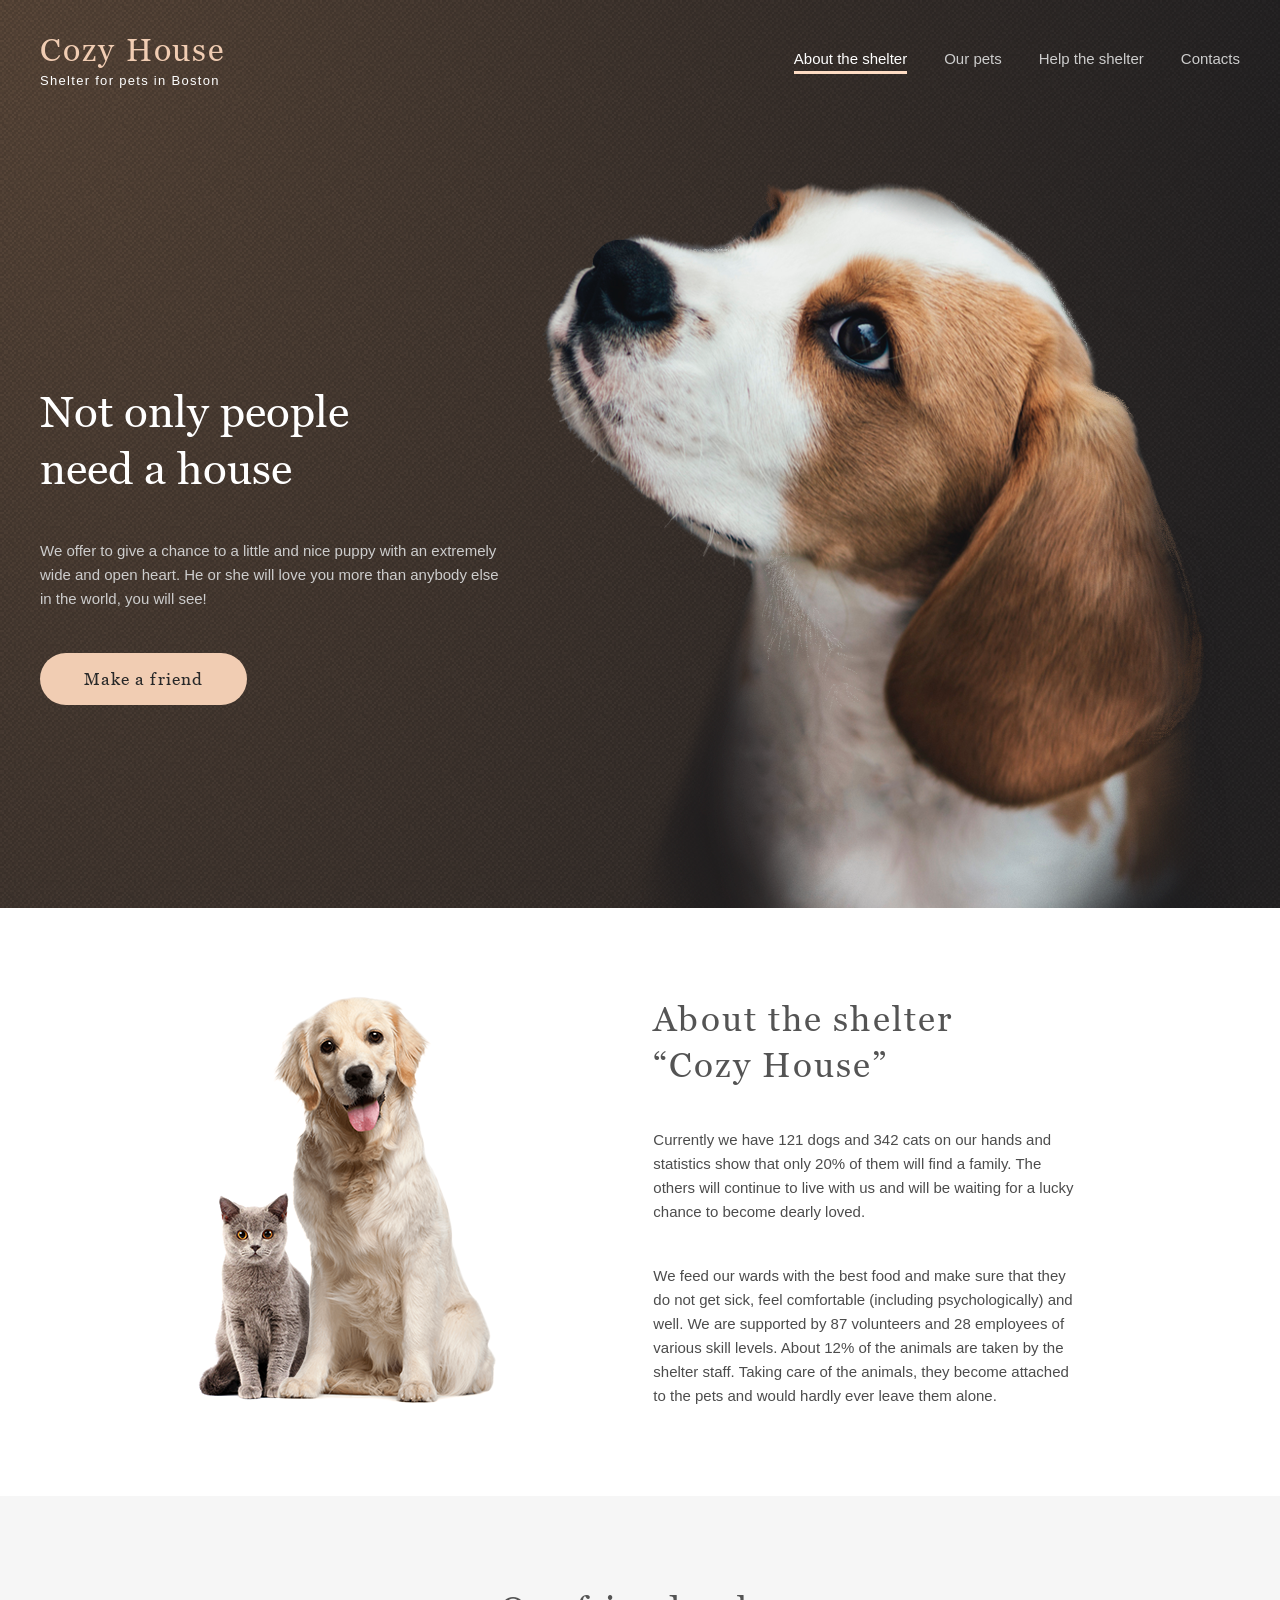
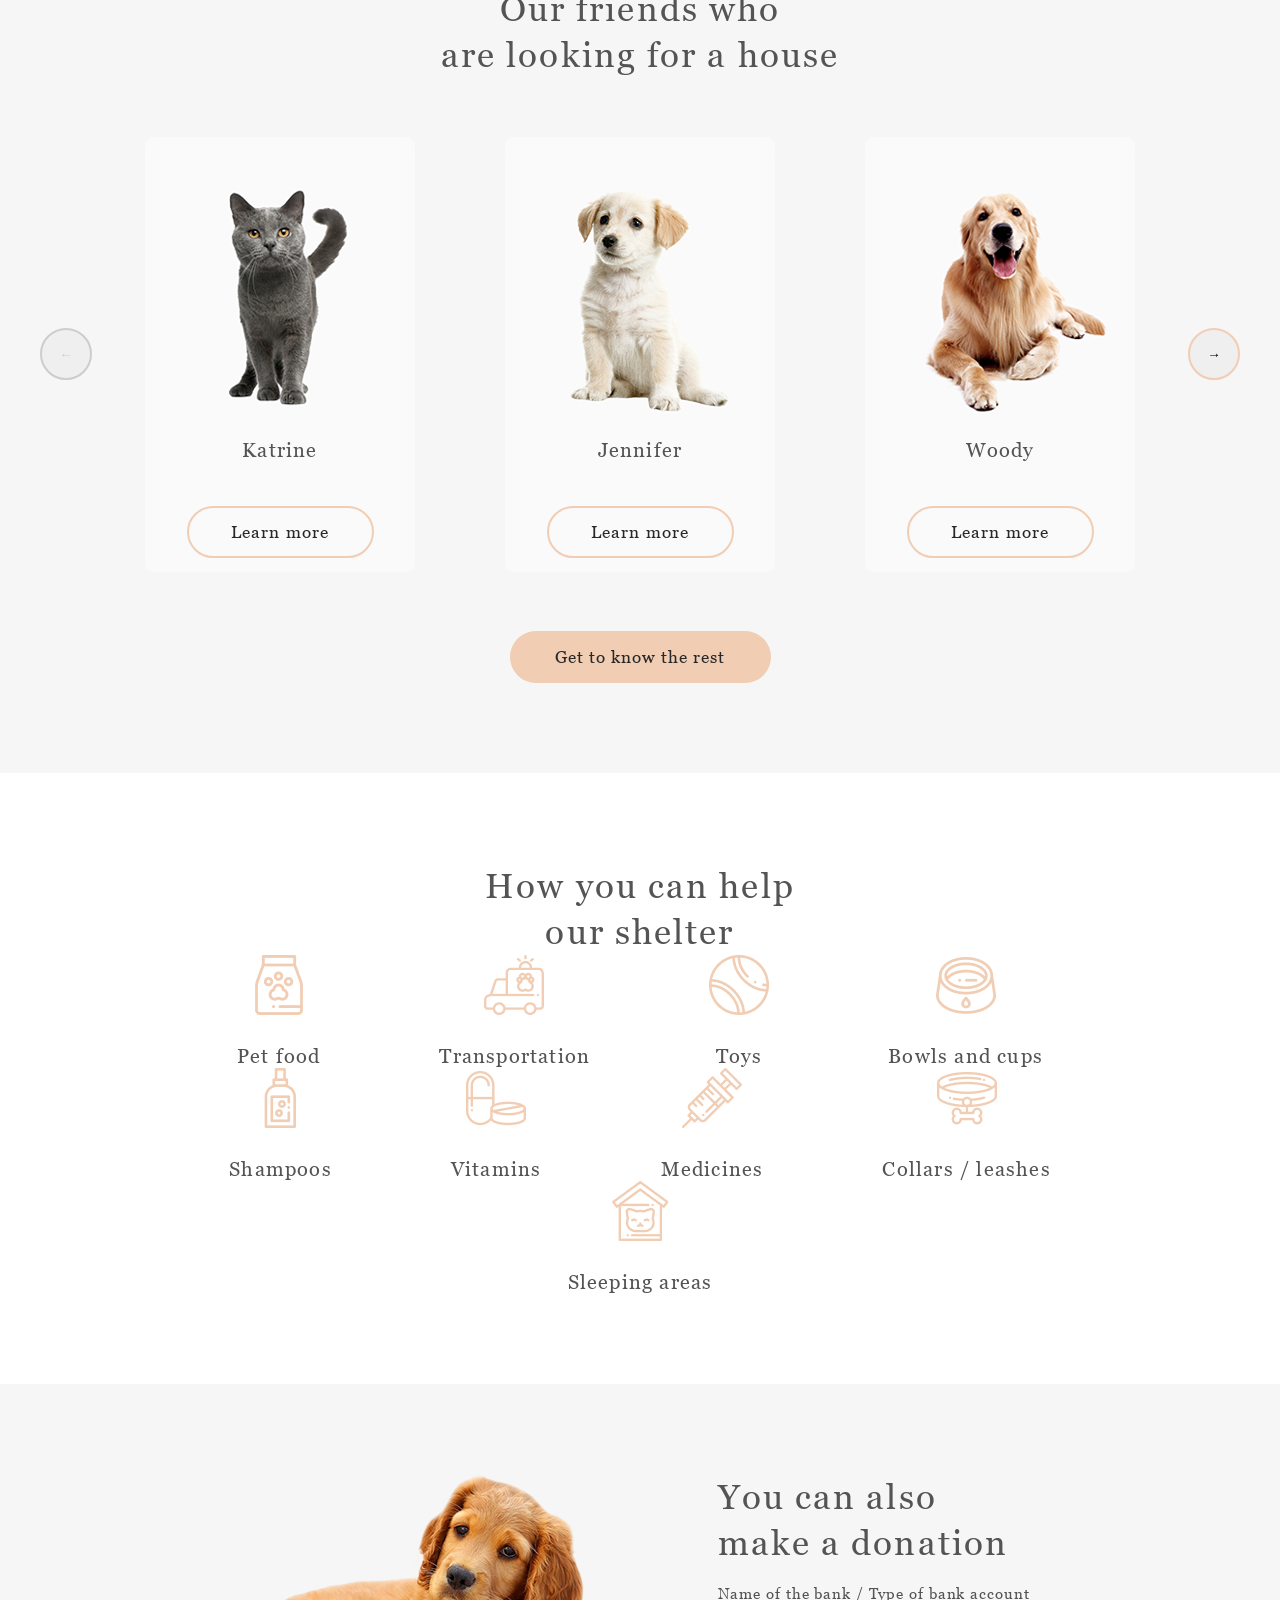
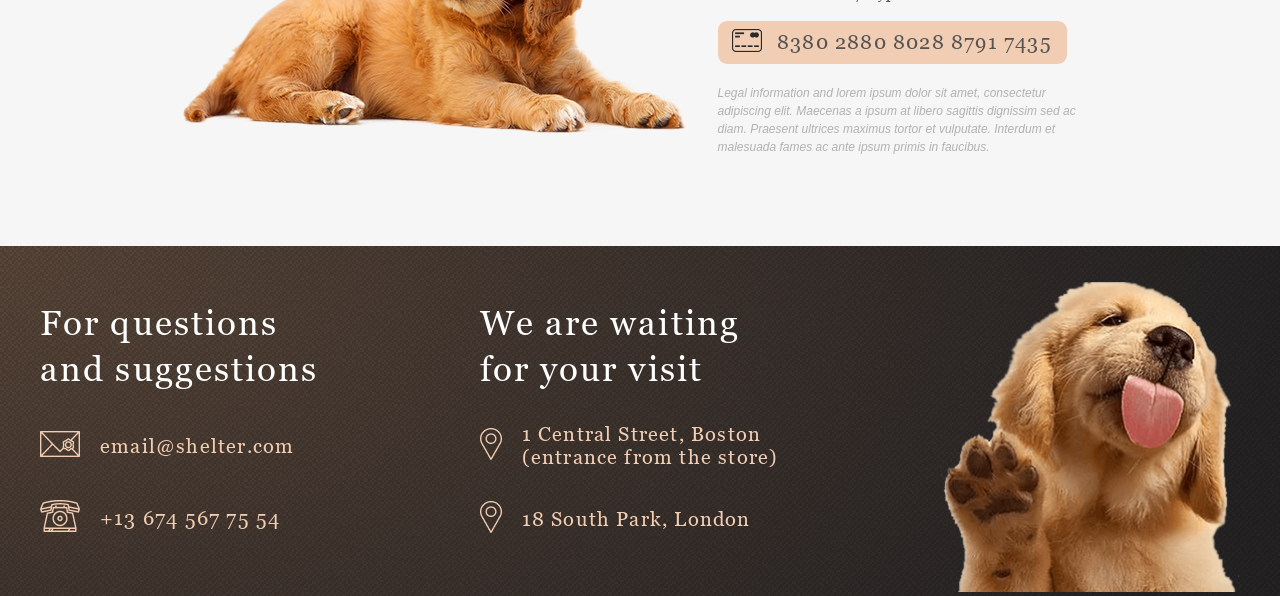
<file: index.html>
<!DOCTYPE html>
<html lang="en">
  
<head>
    <script src="./main.js" defer></script>
    <link rel="stylesheet" href="style.css" />
    <link rel="icon" href="./img/icon-phone.png" />
    <meta charset="UTF-8" />
    <meta name="viewport" content="width=device-width, initial-scale=1.0" />
    <title>Shelter</title>
  </head>

  <body>

    <header class="main">

      <div class="container_head">
        <div class="head">
          <div class="logo">
            <div class="title"><a href="./index.html">Cozy House</a></div>
            <div class="subtitle">
              <a href="./index.html">Shelter for pets in Boston</a>
            </div>
          </div>
          <div class="burger"><img src="./img/Burger.png" alt="" /></div>
          
          <nav class="nav-menu">
            <ul>
              <li id="active_a">
                <a href="./index.html#about">About the shelter</a>
              </li>
              <li><a href="./index.html#pets">Our pets</a></li>
              <li><a href="./index.html#help">Help the shelter</a></li>
              <li><a href="./index.html#contacts">Contacts</a></li>
            </ul>
          </nav>

        </div>
      </div>
      
      <div class="start_screen_content">
        
        <div class="content">
          <div class="name_content">
            <h1>
              Not only people <br />
              need a house
            </h1>
          </div>
          <div class="title_content">
            We offer to give a chance to a little and nice puppy with an
            extremely wide and open heart. He or she will love you more than
            anybody else in the world, you will see!
          </div>
          <div class="container_button_content">
            <form action="./pets.html#pets">
            <button class="button_content">Make a friend</button>
            </form>
          </div>
          </div>
        

        <div class="img_content">
          <img src="./img/start-screen-puppy.png" alt="" />
        </div>

      </div>
      
    </header>

    <div class="about" id="about">
      <div class="about_pets">
        <div class="container_img_about_pets">
          <img class="img_about_pets" src="./img/about-pets.png" alt="" />
        </div>
        <div class="about_content">
          <div class="about_content_name">
            About the shelter <br />
            “Cozy House”
          </div>
          <div class="about_content_title">
            Currently we have 121 dogs and 342 cats on our hands and statistics
            show that only 20% of them will find a family. The others will
            continue to live with us and will be waiting for a lucky chance to
            become dearly loved.
          </div>
          <div class="about_content_title">
            We feed our wards with the best food and make sure that they do not
            get sick, feel comfortable (including psychologically) and well. We
            are supported by 87 volunteers and 28 employees of various skill
            levels. About 12% of the animals are taken by the shelter staff.
            Taking care of the animals, they become attached to the pets and
            would hardly ever leave them alone.
          </div>
        </div>
      </div>
    </div>

    <div class="pets" id="pets">
      <div class="container_pets">
        <div class="name_pets">
          Our friends who <br />
          are looking for a house
        </div>
        <div class="container_slider_pets">
          <button class="prev">←</button>
          
          <div class="container_slides">
          <div class="slides"></div>
          </div>
          
          <button class="next">→</button>
        </div>
        <form action="./pets.html">
          <button class="button_pets">Get to know the rest</button>
        </form>
      </div>
    </div>

    <div class="help" id="help">
      <div class="container_help">
        <div class="name_help">How you can help our shelter</div>
        <div class="icon_help">
          <div class="icon">
            <div class="img_icon">
              <img src="./img/icon-pet-food.png" alt="" />
            </div>
            <div class="name_icon">Pet food</div>
          </div>
          <div class="icon">
            <div class="img_icon">
              <img src="./img/icon-transportation.png" alt="" />
            </div>
            <div class="name_icon">Transportation</div>
          </div>
          <div class="icon">
            <div class="img_icon"><img src="./img/icon-toys.png" alt="" /></div>
            <div class="name_icon">Toys</div>
          </div>
          <div class="icon">
            <div class="img_icon">
              <img src="./img/icon-bowls-and-cups.png" alt="" />
            </div>
            <div class="name_icon">Bowls and cups</div>
          </div>
          <div class="icon">
            <div class="img_icon">
              <img src="./img/icon-shampoos.png" alt="" />
            </div>
            <div class="name_icon">Shampoos</div>
          </div>
          <div class="icon">
            <div class="img_icon">
              <img src="./img/icon-vitamins.png" alt="" />
            </div>
            <div class="name_icon">Vitamins</div>
          </div>
          <div class="icon">
            <div class="img_icon">
              <img src="./img/icon-medicines.png" alt="" />
            </div>
            <div class="name_icon">Medicines</div>
          </div>
          <div class="icon">
            <div class="img_icon">
              <img src="./img/icon-collars-leashes.png" alt="" />
            </div>
            <div class="name_icon">Collars / leashes</div>
          </div>
          <div class="icon">
            <div class="img_icon">
              <img src="./img/icon-sleeping-area.png" alt="" />
            </div>
            <div class="name_icon">Sleeping areas</div>
          </div>
        </div>
      </div>
    </div>

    <div class="donation">
      <div class="container_donation">
        <div class="img_donation">
          <img src="./img/donation-dog.png" alt="" />
        </div>
        <div class="text_donation">
          <div class="name_text_donation">
            <div>
              You can also <br />
              make a donation
            </div>
          </div>
          <div class="title_text_donation">
            Name of the bank / Type of bank account
          </div>
          <div class="container_tel_text_donation">
            <div><img src="./img/credit-card.png" alt="" /></div>
            <div class="tel_text_donation">8380 2880 8028 8791 7435</div>
          </div>
          <div class="ps_text_donation">
            Legal information and lorem ipsum dolor sit amet, consectetur
            adipiscing elit. Maecenas a ipsum at libero sagittis dignissim sed
            ac diam. Praesent ultrices maximus tortor et vulputate. Interdum et
            malesuada fames ac ante ipsum primis in faucibus.
          </div>
        </div>
      </div>
    </div>

    <footer class="footer" id="contacts">
      <div class="container_footer">
        <div class="text_footer">
          <div class="name_footer">For questions and suggestions</div>
          <a href="mailto:email@shelter.com">
            <div class="email_footer">
              <div><img src="./img/icon-email.png" alt="" /></div>
              <div>email@shelter.com</div>
            </div>
          </a>
          <a href="tel:+136745677554">
            <div class="tel_footer">
              <div><img src="./img/icon-phone.png" alt="" /></div>
              <div>+13 674 567 75 54</div>
            </div>
          </a>
        </div>
        <div class="text_footer">
          <div class="name_footer">We are waiting for your visit</div>
          <a href="https://maps.google.com/?q=1+Central+Street,+Boston">
            <div class="adress_footer">
              <div><img src="./img/pin.png" alt="" /></div>
              <div>1 Central Street, Boston (entrance from the store)</div>
            </div>
          </a>
          <a href="https://maps.google.com/?q=18+South+Park,+London">
            <div class="adress_footer">
              <div><img src="./img/pin.png" alt="" /></div>
              <div>18 South Park, London</div>
            </div>
          </a>
        </div>
        <div class="img_footer">
          <img src="./img/footer-puppy.png" alt="" />
        </div>
      </div>
    </footer>
  </body>
</html>
</file>
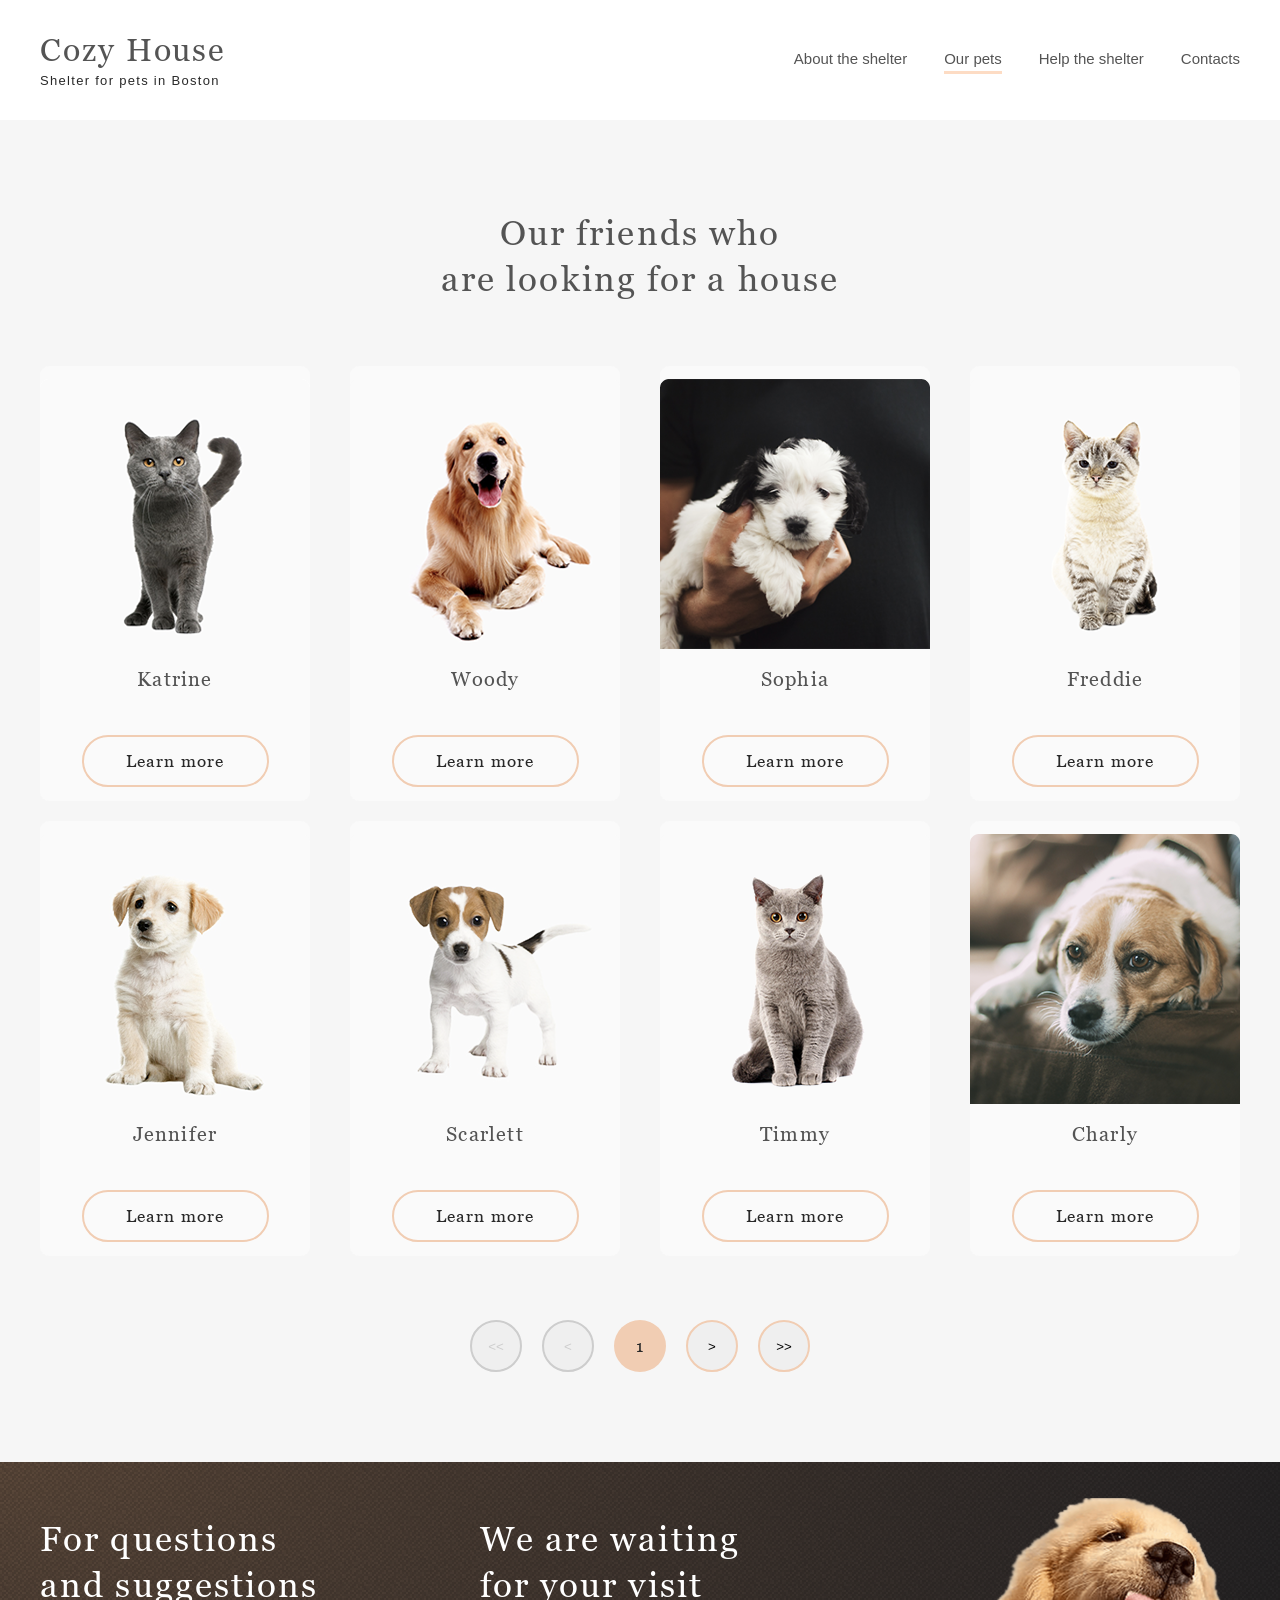
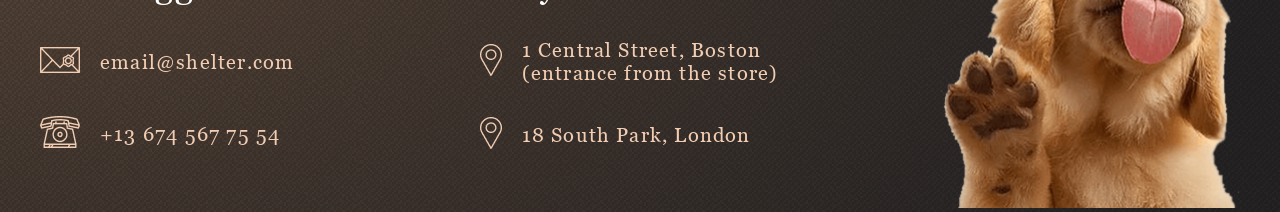
<file: pets.html>
<!DOCTYPE html>
<html lang="en">
  <head>
    <script src="./pets.js" defer></script>
    <link rel="icon" href="./img/icon-phone.png" />
    <link rel="stylesheet" href="style.css" />
    <meta charset="UTF-8" />
    <meta name="viewport" content="width=device-width, initial-scale=1.0" />
    <title>Our pets</title>
  </head>

  <body>

    <header class="main_pets">
      <div class="head">
        <div class="logo">
          <div class="title_pets"><a href="./index.html">Cozy House</a></div>
          <div class="subtitle_pets">
            <a href="./index.html">Shelter for pets in Boston</a>
          </div>
        </div>
        <div class="burger"><img src="./img/Burger.png" alt="" /></div>
        <nav class="nav-menu_pets">
          <ul>
            <li><a href="./index.html#about">About the shelter</a></li>
            <li id="active_a_pets"><a href="./pets.html#pets">Our pets</a></li>
            <li><a href="./index.html#help">Help the shelter</a></li>
            <li><a href="./pets.html#contacts">Contacts</a></li>
          </ul>
        </nav>
      </div>
    </header>

    <div class="our_pets" id="pets">
      <div class="container_our_pets">
        <div class="name_pets">
          <h1>
            Our friends who <br />
            are looking for a house
          </h1>
        </div>
        <div class="container_show_our_pets">
          <div class="container_slides_our_pets">
            <div class="slides_our_pets"></div>
          </div>
        </div>
        <div class="container_navigation_pets">
          <button class="prev_start">&lt&lt</button>
          <button class="prev">&lt</button>
          <div class="page_pets"></div>
          <button class="next">&gt</button>
          <button class="next_end">&gt&gt</button>
        </div>
      </div>
    </div>

    <footer class="footer" id="contacts">
      <div class="container_footer">
        <div class="text_footer">
          <div class="name_footer">
            For questions <br />
            and suggestions
          </div>
          <a href="mailto:email@shelter.com">
            <div class="email_footer">
              <div><img src="./img/icon-email.png" alt="" /></div>
              <div>email@shelter.com</div>
            </div>
          </a>
          <a href="tel:+136745677554">
            <div class="tel_footer">
              <div><img src="./img/icon-phone.png" alt="" /></div>
              <div>+13 674 567 75 54</div>
            </div>
          </a>
        </div>
        <div class="text_footer">
          <div class="name_footer">
            We are waiting <br />
            for your visit
          </div>
          <a href="https://maps.google.com/?q=1+Central+Street,+Boston">
            <div class="adress_footer">
              <div><img src="./img/pin.png" alt="" /></div>
              <div>
                1 Central Street, Boston <br />
                (entrance from the store)
              </div>
            </div>
          </a>
          <a href="https://maps.google.com/?q=18+South+Park,+London">
            <div class="adress_footer">
              <div><img src="./img/pin.png" alt="" /></div>
              <div>18 South Park, London</div>
            </div>
          </a>
        </div>
        <div class="img_footer">
          <img src="./img/footer-puppy.png" alt="" />
        </div>
      </div>
    </footer>
  </body>
</html>
</file>
<file: style.css>
@font-face {
  font-family: 'Georgia';
  src: url('./fonts/Georgia/georgia.ttf');
}

:root {
  --color-light-xl: #fff;
  --color-light-l: #f6f6f6;
  --color-light-s: #fafafa;
  --color-dark-s: #cdcdcd;
  --color-dark-m: #b2b2b2;
  --color-dark-l: #545454;
  --color-dark-xl: #4c4c4c;
  --color-dark-2xl: #444;
  --color-dark-3xl: #292929;
  --color-primary: #f1cdb3;
  --color-primary-light: #fddcc4;
  --start-screen-gradient-background: #211f20;
  --footer-gradient-background: #211f20;
  --font-family: 'Georgia', sans-serif;
  --second-family: 'Arial', sans-serif;
  --third-family: 'Inter', sans-serif;
}

body,
ul {
  margin: 0px;
  padding: 0px;
}

* {
  box-sizing: border-box;
}

html {
  scroll-behavior: smooth;
  -webkit-scroll-behavior: smooth;
}

a,
h1 {
  all: unset;
}

.main {
  min-height: 908px;
  display: flex;
  flex-direction: column;
  align-items: center;
  justify-content: space-between;
  background: url(./img/noise_transparent@2x.png),
    radial-gradient(100% 215.42% at 0% 0%, #5b483a 0%, #262425 100%), #211f20;
}

@media (max-width: 1279px) {
  .main,
  .main_pets {
    min-height: 1165px;
    align-items: center;
    justify-content: space-between;
  }
}

@media (max-width: 768px) {
  .main,
  .main_pets {
    min-height: 823px;
  }
}

.main_pets {
  margin: 0 auto;
  min-height: 120px;
  display: flex;
  flex-direction: column;
  align-items: center;
  justify-content: center;
  background: var(--color-light-xl);
}

.container_head {
  display: flex;
  flex-direction: column;
  align-items: center;
  justify-content: center;
  min-height: 120px;
}

.head {
  width: 1200px;
  min-height: 60px;
  display: flex;
  justify-content: space-between;
  align-items: center;
}

@media (max-width: 1279px) {
  .head {
    width: 708px;
  }
}


@media (max-width: 767px) {
  .head {
    display: flex;
    max-width: 326px;
    min-height: 60px;
  }
}

.logo {
  display: flex;
  gap: 5px;
  flex-direction: column;
  cursor: pointer;
}

.title,
.title h1 {
  font-family: var(--font-family);
  font-weight: 400;
  font-size: 32px;
  line-height: 110%;
  letter-spacing: 0.06em;
  color: var(--color-primary);
}

.title_pets {
  font-family: var(--font-family);
  font-weight: 400;
  font-size: 32px;
  line-height: 110%;
  letter-spacing: 0.06em;
  color: var(--color-dark-l);
}

.subtitle {
  font-family: var(--second-family);
  font-weight: 400;
  font-size: 13px;
  letter-spacing: 0.1em;
  color: var(--color-light-xl);
}

.subtitle_pets {
  font-family: var(--second-family);
  font-weight: 400;
  font-size: 13px;
  letter-spacing: 0.1em;
  color: var(--color-dark-3xl);
}

.burger {
  display: none;
   transform: rotate(0deg);
  z-index: 100;
}

@media (max-width: 767px) {
  .burger {
    display: flex;    
    transform: rotate(0deg);
    transition: 1s;
    
  }
  .burger_active {    
    transform: rotate(90deg);
    transition: 1s;
  z-index: 100;
  }
}

.nav-menu ul {
  list-style: none;
  display: inline-flex;
  gap: 37px;
  font-family: var(--second-family);
  font-weight: 400;
  font-size: 15px;
  line-height: 160%;
  color: var(--color-dark-s);
  cursor: pointer;
}

.nav-menu_pets ul {
  list-style: none;
  display: inline-flex;
  gap: 37px;
  font-family: var(--second-family);
  font-weight: 400;
  font-size: 15px;
  line-height: 160%;
  color: var(--color-dark-l);
  cursor: pointer;
}

@media (max-width: 767px) {
  .nav-menu,
  .nav-menu_pets {
    display: none;
  }
}

#active_a {
  color: #fff;
  border-bottom: 3px solid var(--color-primary-light);
}

#active_a_pets {
  border-bottom: 3px solid var(--color-primary-light);
}

.start_screen_content {
  display: flex;
  width: 1200px;
  justify-content: space-between;
  align-items: center;
}

@media (max-width: 1279px) {
  .start_screen_content {
    width: 569px;
    min-height: 1015px;
    flex-direction: column;
    align-items: center;
  }
}

@media (max-width: 767px) {
  .start_screen_content {
    width: 300px;
    min-height: 673px;
    align-items: end;
  }
}

.content {
  display: flex;
  flex-direction: column;
  justify-content: space-between;
  width: 460px;
  min-height: 322px;
}

@media (max-width: 767px) {
  .content {
    width: 300px;
    min-height: 296px;
  }
}

.img_content img {
  display: flex;
}

@media (max-width: 1279px) {
  .img_content img {
    width: 569px;
    height: 593px;
    margin-left: 155px;
  }
}

@media (max-width: 767px) {
  .img_content img {
    width: 260px;
    height: 271px;
  }
}

.name_content {
  font-family: var(--font-family);
  font-weight: 400;
  font-size: 44px;
  line-height: 130%;
  color: var(--color-light-xl);
}

@media (max-width: 767px) {
  .name_content {
    font-family: var(--font-family);
    font-weight: 400;
    font-size: 25px;
    line-height: 130%;
    letter-spacing: 0.06em;
    text-align: center;
    color: var(--color-light-xl);
  }
}

.title_content {
  font-family: var(--second-family);
  font-weight: 400;
  font-size: 15px;
  line-height: 160%;
  color: var(--color-dark-s);
}

@media (max-width: 767px) {
  .title_content {
    font-family: var(--second-family);
    font-weight: 400;
    font-size: 15px;
    line-height: 160%;
    text-align: center;
    color: var(--color-dark-s);
  }
}

@media (max-width: 1279px) {
  .container_button_content {
    display: flex;
    justify-content: center;
  }
}

.button_content {
  border-radius: 100px;
  border-style: hidden;
  width: 207px;
  min-height: 52px;
  background: var(--color-primary);
  font-family: var(--font-family);
  font-weight: 400;
  font-size: 17px;
  line-height: 130%;
  letter-spacing: 0.06em;
  color: var(--color-dark-3xl);
}

.button_content:hover {
  cursor: pointer;
  background: var(--color-primary-light);
}

.about {
  margin: 0 auto;
  min-height: 588px;
  display: flex;
  align-items: center;
  justify-content: center;
}

@media (max-width: 1279px) {
  .about {
    min-height: 1048px;
  }
}

@media (max-width: 767px) {
  .about {
    min-height: 974px;
  }
}

.about_pets {
  width: 1200px;
  min-height: 408px;
  display: flex;
  justify-content: space-evenly;
}

@media (max-width: 1279px) {
  .about_pets {
    width: 437px;
    min-height: 868px;
    display: flex;
    flex-direction: column-reverse;
    justify-content: space-between;
  }

  .container_img_about_pets {
    display: flex;
    justify-content: center;
  }

  .img_about_pets {
    width: 300px;
    min-height: 408px;
    align-self: center;
  }
}

@media (max-width: 767px) {
  .about_pets {
    width: 300px;
    min-height: 890px;
    display: flex;
  }

  .img_about_pets {
    width: 260px;
    min-height: 354px;
  }
}

.about_content {
  width: 430px;
  min-height: 380px;
  display: flex;
  flex-direction: column;
  justify-content: space-between;
}

@media (max-width: 767px) {
  .about_content {
    width: 300px;
    min-height: 494px;
  }
}

.about_content_name {
  font-family: var(--font-family);
  font-weight: 400;
  font-size: 35px;
  line-height: 130%;
  letter-spacing: 0.06em;
  color: var(--color-dark-l);
}

@media (max-width: 767px) {
  .about_content_name {
    font-family: var(--font-family);
    font-weight: 400;
    font-size: 25px;
    line-height: 130%;
    letter-spacing: 0.06em;
    text-align: center;
    color: var(--color-dark-l);
  }
}

.about_content_title {
  font-family: var(--second-family);
  font-weight: 400;
  font-size: 15px;
  line-height: 160%;
  color: var(--color-dark-xl);
}

@media (max-width: 767px) {
  .about_content_title {
    font-family: var(--second-family);
    font-weight: 400;
    font-size: 15px;
    line-height: 160%;
    text-align: justify;
    color: var(--color-dark-xl);
  }
}

.pets {
  display: flex;
  justify-content: center;
  align-items: center;
  min-height: 877px;
  background: var(--color-light-l);
}

@media (max-width: 767px) {
  .pets {
    min-height: 791px;
  }
}

.container_pets {
  min-height: 697px;
  display: flex;
  align-items: center;
  justify-content: space-between;
  flex-direction: column;
}

@media (max-width: 1279px) {
  .container_pets {
    width: 708px;
    min-height: 697px;
    display: flex;
  }
}

@media (max-width: 768px) {
  .container_pets {
    width: 300px;
    min-height: 707px;
  }
}

.name_pets {
  font-family: var(--font-family);
  font-weight: 400;
  font-size: 35px;
  line-height: 130%;
  letter-spacing: 0.06em;
  text-align: center;
  color: var(--color-dark-l);
}

@media (max-width: 767px) {
  .name_pets {
    font-family: var(--font-family);
    font-weight: 400;
    font-size: 25px;
    line-height: 130%;
    letter-spacing: 0.06em;
    text-align: center;
    color: var(--color-dark-l);
  }
}

.button_pets {
  border-radius: 100px;
  border-style: hidden;
  width: 261px;
  min-height: 52px;
  background: var(--color-primary);
  font-family: var(--font-family);
  font-weight: 400;
  font-size: 17px;
  line-height: 130%;
  letter-spacing: 0.06em;
  color: var(--color-dark-3xl);
}

.button_pets:hover {
  cursor: pointer;
  background: var(--color-primary-light);
}

.container_slider_pets {
  width: 1200px;
  min-height: 435px;
  display: flex;
  justify-content: space-between;
  align-items: center;
  flex-wrap: wrap;
}

@media (max-width: 1279px) {
  .container_slider_pets {
    width: 708px;
    min-height: 435px;
  }
}

@media (max-width: 767px) {
  .container_slider_pets {
    width: 270px;
    height: 507px;
    display: flex;
    align-items: flex-start;
    flex-direction: column-reverse;
  }
}

.container_show_our_pets {
  width: 1200px;
  height: 930px;
  display: flex;
  /* justify-content: space-between; */
  /* align-items: center;
    flex-wrap: wrap; */
  /* gap: 35px; */
  overflow: hidden;
}

@media (max-width: 1279px) {
  .container_show_our_pets {
    width: 580px;
    min-height: 1365px;
  }
}

@media (max-width: 767px) {
  .container_show_our_pets {
    width: 270px;
    min-height: 1365px;
    /* gap: 0px; */
  }
}

.prev,
.next,
.prev_start,
.next_end {
  border-radius: 100px;
  border: 2px solid var(--color-primary);
  width: 52px;
  min-height: 52px;
  fill: var(--color-dark-3xl);
  cursor: pointer;
  transition: 0.3s;
}

@media (max-width: 767px) {
  .prev {
    position: relative;
    left: 43px;
  }

  .container_navigation_pets .prev {
    position: unset;
  }

  .container_navigation_pets .next {
    position: unset;
  }

  .next {
    position: relative;
    left: -94px;
  }
}

#inactive {
  border: 2px solid var(--color-dark-s);
  color: var(--color-dark-s);
}

.prev:active,
.next:active,
.next_end:active,
.prev_start:active {
  transform: scale(1.2);
}

#inactive:hover {
  transform: scale(1);
}

.container_slides {
  width: 990px;
  overflow: hidden;
}

.container_slides_our_pets {
  display: flex;
  /* width: 1200px;
    min-height: 930px;
    overflow: hidden; */
  transition: 1s;
}

@media (max-width: 1279px) {
  .container_slides {
    width: 580px;
  }
}

@media (max-width: 767px) {
  .container_slides {
    width: 270px;
  }
}

.slides {
  display: flex;
  transition: 1s;
}

.slides_our_pets {
  display: flex;
  flex-direction: column;
  flex-wrap: wrap;
  align-items: center;
  transition: 1s;
  justify-content: space-evenly;
}

@media (max-width: 1279px) {
  .slides_our_pets {
    height: 1365px;
  }
}

@media (max-width: 1279px) {
  .slides {
    width: 580px;
  }
}

@media (max-width: 767px) {
  .slides {
    width: 270px;
  }
}

.slide {
  margin-right: 90px;

  width: 270px;
  height: 435px;
  justify-content: space-evenly;
  display: flex;
  flex-direction: column;
  align-items: center;
  border-radius: 9px;
  background: var(--color-light-s);
  transition: 0.3s;
}

.slide_pets {
  margin-right: 40px;
  width: 270px;
  height: 435px;
  justify-content: space-evenly;
  display: flex;
  flex-direction: column;
  align-items: center;
  border-radius: 9px;
  background: var(--color-light-s);
  transition: 0.3s;
}

@media (max-width: 1279px) {
  .slide {
    margin-right: 40px;
  }
}

.slide:hover {
  box-shadow: 0.3em 0.3em 1em rgba(190, 190, 190, 0.3);
}

.name_slide {
  font-family: var(--font-family);
  font-weight: 400;
  font-size: 20px;
  letter-spacing: 0.06em;
  text-align: center;
  color: var(--color-dark-l);
}

@media (max-width: 767px) {
  .name_slide {
    padding-top: 25px;
  }
}

.button_slide {
  margin-top: 30px;
  border: 2px solid var(--color-primary);
  border-radius: 100px;
  width: 187px;
  min-height: 52px;
  font-family: var(--font-family);
  font-weight: 400;
  font-size: 17px;
  line-height: 130%;
  letter-spacing: 0.06em;
  color: var(--color-dark-3xl);
  background: var(--color-light-s);
}

.button_slide:hover {
  background: var(--color-light-l);
  cursor: pointer;
}

.img_slide {
  width: 270px;
  min-height: 270px;
}

.help {
  min-height: 611px;
  display: flex;
  align-items: center;
  justify-content: center;
  background: var(--color-light-xl);
}

@media (max-width: 1279px) {
  .help {
    min-height: 779px;
  }
}

@media (max-width: 767px) {
  .help {
    margin: 0 auto;
    width: 320px;
    min-height: 745px;
  }
}

.container_help {
  min-height: 431px;
  width: 1200px;
  display: flex;
  align-items: center;
  justify-content: space-between;
  flex-direction: column;
}

@media (max-width: 1279px) {
  .container_help {
    width: 630px;
    min-height: 599px;
    display: flex;
  }
}

@media (max-width: 727px) {
  .container_help {
    width: 320px;
    min-height: 745px;
    justify-content: space-evenly;
  }
}

.name_help {
  width: 310px;
  min-height: 90px;
  font-family: var(--font-family);
  font-weight: 400;
  font-size: 35px;
  line-height: 130%;
  letter-spacing: 0.06em;
  text-align: center;
  color: var(--color-dark-l);
}

@media (max-width: 767px) {
  .name_help {
    width: 222px;
    min-height: 64px;
    font-family: var(--font-family);
    font-weight: 400;
    font-size: 25px;
    line-height: 130%;
    letter-spacing: 0.06em;
    text-align: center;
    color: var(--color-dark-l);
  }
}

.icon_help {
  min-height: 281px;
  width: 1026px;
  display: flex;
  justify-content: center;
  flex-wrap: wrap;
  align-content: space-between;
  gap: 0px 119px;
}

@media (max-width: 1279px) {
  .icon_help {
    width: 630px;
    min-height: 449px;
    gap: 18px 109px;
  }
}

@media (max-width: 767px) {
  .icon_help {
    width: 300px;
    min-height: 555px;
    gap: 0px 0px;
    justify-content: flex-start;
  }
}

.icon {
  min-height: 113px;
  display: flex;
  flex-direction: column;
  align-items: center;
  justify-content: space-between;
  transition: 0.2s;
}

.icon:hover {
  transform: scale(1.05);
  cursor: pointer;
}

@media (max-width: 1279px) {
  .icon {
    width: 121px;
    min-height: 112px;
  }
}

@media (max-width: 767px) {
  .icon {
    width: 145px;
    min-height: 87px;
  }
}

@media (max-width: 767px) {
  .img_icon img {
    width: 50px;
    min-height: 50px;
  }
}

.name_icon {
  font-family: var(--font-family);
  font-weight: 400;
  font-size: 20px;
  line-height: 115%;
  letter-spacing: 0.06em;
  text-align: center;
  color: var(--color-dark-l);
}

@media (max-width: 767px) {
  .name_icon {
    font-family: var(--font-family);
    font-weight: 400;
    font-size: 15px;
    line-height: 110%;
    letter-spacing: 0.06em;
    text-align: center;
    color: var(--color-dark-l);
  }
}

.donation {
  display: flex;
  min-height: 462px;
  background: var(--color-light-l);
  align-items: center;
  justify-content: center;
}

@media (max-width: 1279px) {
  .donation {
    min-height: 783px;
  }
}

@media (max-width: 767px) {
  .donation {
    min-height: 543px;
  }
}

.container_donation {
  display: flex;
  justify-content: space-between;
  width: 915px;
}

@media (max-width: 1279px) {
  .container_donation {
    display: flex;
    flex-direction: column-reverse;
    justify-content: space-between;
    align-items: center;
    width: 505px;
    min-height: 600px;
  }
}

@media (max-width: 767px) {
  .container_donation {
    width: 320px;
    min-height: 543px;
    justify-content: space-evenly;
  }
}

@media (max-width: 767px) {
  .img_donation {
    width: 260px;
    min-height: 135px;
  }
}

@media (max-width: 767px) {
  .img_donation img {
    width: 260px;
    min-height: 135px;
  }
}

.text_donation {
  width: 380px;
  min-height: 282px;
  display: flex;
  flex-direction: column;
  justify-content: space-between;
}

@media (max-width: 767px) {
  .text_donation {
    width: 300px;
    min-height: 281px;
    align-items: center;
  }
}

.name_text_donation {
  font-family: var(--font-family);
  font-weight: 400;
  font-size: 35px;
  line-height: 130%;
  letter-spacing: 0.06em;
  color: var(--color-dark-l);
}

@media (max-width: 767px) {
  .name_text_donation {
    font-family: var(--font-family);
    font-weight: 400;
    font-size: 25px;
    line-height: 130%;
    letter-spacing: 0.06em;
    text-align: center;
    color: var(--color-dark-l);
  }
}

.title_text_donation {
  font-family: var(--font-family);
  font-weight: 400;
  font-size: 15px;
  line-height: 110%;
  letter-spacing: 0.06em;
  color: var(--color-dark-l);
}

@media (max-width: 767px) {
  .title_text_donation {
    font-family: var(--font-family);
    font-weight: 400;
    font-size: 13px;
    line-height: 160%;
    color: var(--color-dark-l);
  }
}

.container_tel_text_donation {
  border-radius: 9px;
  width: 349px;
  min-height: 43px;
  background: var(--color-primary);
  display: flex;
  align-items: center;
  justify-content: space-evenly;
}

@media (max-width: 767px) {
  .container_tel_text_donation {
    width: 281px;
    min-height: 43px;
  }
}

.tel_text_donation {
  font-family: var(--font-family);
  font-weight: 400;
  font-size: 20px;
  line-height: 115%;
  letter-spacing: 0.06em;
  color: var(--color-dark-l);
}

@media (max-width: 767px) {
  .tel_text_donation {
    font-family: var(--font-family);
    font-weight: 400;
    font-size: 15px;
    line-height: 110%;
    letter-spacing: 0.06em;
    color: var(--color-dark-l);
  }
}

.ps_text_donation {
  font-family: var(--second-family);
  font-style: italic;
  font-weight: 400;
  font-size: 12px;
  line-height: 150%;
  color: var(--color-dark-m);
}

@media (max-width: 767px) {
  .ps_text_donation {
    width: 280px;
    min-height: 90px;
    font-family: var(--second-family);
    font-style: italic;
    font-weight: 400;
    font-size: 12px;
    line-height: 150%;
    text-align: justify;
    color: var(--color-dark-m);
  }
}

.footer {
  display: flex;
  min-height: 350px;
  background: url(./img/noise_transparent@2x.png),
    radial-gradient(100% 215.42% at 0% 0%, #5b483a 0%, #262425 100%), #211f20;
  justify-content: space-around;
  align-items: flex-end;
}

@media (max-width: 1279px) {
  .footer {
    min-height: 639px;
    align-items: center;
  }
}

@media (max-width: 767px) {
  .footer {
    min-height: 809px;
  }
}

.container_footer {
  width: 1200px;
  min-height: 310px;
  display: flex;
  flex-direction: row;
  justify-content: space-between;
  flex-wrap: wrap;
}

@media (max-width: 1279px) {
  .container_footer {
    /* margin: 0 auto; */
    display: flex;
    justify-content: space-evenly;
    width: 768px;
    min-height: 639px;
  }
}

@media (max-width: 767px) {
  .container_footer {
    width: 300px;
    min-height: 809px;
  }
}

.name_footer {
  padding-top: 18px;
  width: 279px;
  min-height: 90px;
  font-family: var(--font-family);
  font-weight: 400;
  font-size: 35px;
  line-height: 130%;
  letter-spacing: 0.06em;
  color: var(--color-light-xl);
}

@media (max-width: 1279px) {
  .name_footer {
    padding-top: 32px;
  }
}

@media (max-width: 767px) {
  .name_footer {
    padding-top: 31px;
    font-family: var(--font-family);
    font-weight: 400;
    font-size: 25px;
    line-height: 130%;
    letter-spacing: 0.06em;
    text-align: center;
    color: var(--color-light-xl);
  }
}

.adress_footer,
.email_footer,
.tel_footer {
  display: flex;
  align-items: center;
  gap: 20px;
  cursor: pointer;
  transition: 0.5s;
}

.email_footer {
  padding-top: 37px;
}

.tel_footer {
  padding-top: 35px;
}

.adress_footer {
  width: 300px;
  padding-top: 32px;
}

.adress_footer:hover,
.email_footer:hover,
.tel_footer:hover {
  transform: scale(1.05);
  opacity: 0.6;
}

.text_footer {
  min-height: 234px;
  display: flex;
  flex-direction: column;
  font-family: var(--font-family);
  font-weight: 400;
  font-size: 20px;
  line-height: 115%;
  letter-spacing: 0.06em;
  color: var(--color-primary);
}

@media (max-width: 1279px) {
  .email_footer {
    padding-top: 35px;
  }
  .text_footer {
    min-height: 234px;
  }
}

@media (max-width: 767px) {
  .email_footer {
    padding-top: 37px;
  }
  .text_footer {
    /* width: 300px; */
    min-height: 235px;
    align-items: center;
    display: flex;
    justify-content: flex-start;
  }
  .adress_footer {
    padding-top: 22px;
  }
  .container_footer .text_footer:nth-child(2) .name_footer {
    padding-top: 18px;
  }
  .container_footer .text_footer:nth-child(2) .adress_footer:nth-child(1) {
    padding-top: 35px;
  }
}

@media (max-width: 1279px) {
  .img_footer {
    display: flex;
    align-items: flex-end;
  }
}

@media (max-width: 767px) {
  .img_footer {
    display: flex;
    align-items: flex-end;
  }
  .img_footer img {
    width: 260px;
    min-height: 269px;
  }
}

.our_pets {
  display: flex;
  justify-content: center;
  align-items: center;
  min-height: 1342px;
  background: var(--color-light-l);
}

@media (max-width: 1279px) {
  .our_pets {
    display: flex;
    min-height: 1733px;
  }
}

.container_our_pets {
  height: 1162px;
  display: flex;
  flex-direction: column;
  align-items: center;
  justify-content: space-between;
}

@media (max-width: 1279px) {
  .container_our_pets {
    width: 708px;
    min-height: 1603px;
  }
}

@media (max-width: 767px) {
  .container_our_pets {
    width: 320px;
    min-height: 1649px;
    justify-content: space-evenly;
  }
}

.container_navigation_pets {
  display: flex;
  flex-direction: row;
  gap: 20px;
}

@media (max-width: 767px) {
  .container_navigation_pets {
    width: 300px;
    min-height: 52px;
    gap: 10px;
  }
}

.page_pets {
  display: flex;
  align-items: center;
  justify-content: center;
  border-radius: 50%;
  border-style: hidden;
  width: 52px;
  min-height: 52px;
  background: var(--color-primary);
  font-family: var(--font-family);
  font-weight: 400;
  font-size: 17px;
  line-height: 130%;
  letter-spacing: 0.06em;
  color: var(--color-dark-3xl);
}

.container_modal {
  min-height: 402px;
  display: flex;
  align-items: center;
  justify-content: center;
  position: fixed;
  width: 100%;
  height: 100%;
  background: rgba(41, 41, 41, 0.6);
  top: 0;
  left: 0;
}

.container_modal_menu {
  display: flex;
    position: fixed;
    width: 100%;
    height: 100%;
    background: rgba(40, 40, 40, 0.885);
    top: 0;
    left: 0;
    transform: translateX(100%);
    transition: transform 0.3s ease-in-out;
    justify-content: flex-end;
}

#active_menu {
  transition: transform 0.3s ease-in-out;
  transform: translateX(0%);
}

.full_modal {
  display: flex;
  width: 952px;
  height: 552px;
  flex-direction: column;
  align-items: center;
}

@media (max-width: 1279px) {
  .full_modal {
    width: 682px;
    height: 402px;
  }
}

@media (max-width: 767px) {
  .full_modal {
    /* width: 271px; */
    height: 393px;
  }
}
.modal {
  box-shadow: 0 2px 35px 14px rgba(13, 13, 13, 0.04);
  width: 900px;
  height: 500px;
  display: flex;
  box-shadow: 0 2px 35px 14px rgba(13, 13, 13, 0.04);
  background: hsl(0, 0%, 96%);
  border-radius: 9px;
  /* margin-right: 51px; */
}

@media (max-width: 1279px) {
  .modal {
    width: 630px;
    height: 350px;
  }
}

@media (max-width: 1279px) {
  .modal {
    box-shadow: 0 2px 35px 14px rgba(13, 13, 13, 0.04);
    width: 630px;
    height: 350px;    
  }
}

@media (max-width: 767px) {
  .modal {
    box-shadow: 0 2px 35px 14px rgba(13, 13, 13, 0.04);
    width: 240px;
    height: 341px;
    /* margin-right: 40px; */
  }
}

.modal_content {
  margin-left: 30px;
  width: 351px;
  height: 362px;
  margin-top: 52px;
  display: flex;
  flex-direction: column;
  justify-content: space-between;
}

@media (max-width: 1279px) {
  .modal_content {
    width: 260px;
    height: 303px;
    margin-left: 12px;
    margin-top: 11px;
  }
}

@media (max-width: 767px) {
  .modal_content {
    
    width: 220px;
height: 321px;
  }
}

.modal_mame_pets {  
  font-family: var(--font-family);
  font-weight: 400;
  font-size: 35px;
  line-height: 130%;
  letter-spacing: 0.06em;
  color: #000;
}

@media (max-width: 767px) {
  .modal_type_pets {
    margin-left: 31px;
    margin-top: 2px;
  }
  .modal_mame_pets{
    margin-left: 36px;
  }
}

.modal_type_pets {
  padding-top: 8px;
  font-family: var(--font-family);
  font-weight: 400;
  font-size: 20px;
  line-height: 115%;
  letter-spacing: 0.06em;
  color: #000;
}

.modal_description_pets {
  padding-top: 41px;
  font-family: var(--font-family);
  font-weight: 400;
  font-size: 15px;
  line-height: 110%;
  letter-spacing: 0.06em;
  color: #000;
}

@media (max-width: 1279px) {
  .modal_description_pets {
    padding-top: 20px;

    font-family: var(--font-family);
    font-weight: 400;
    font-size: 13px;
    line-height: 110%;
    letter-spacing: 0.06em;
    color: #000;
  }
}

.modal_specifications_pets {
  min-height: 102px;
  margin-left: 17px;
  display: flex;
  align-items: flex-end;
}

@media (max-width: 1279px) {
  .modal_specifications_pets {
    margin-left: 13px;
  }
}

@media (max-width: 767px) {
  .modal_specifications_pets {
    margin-left: 11px;
    margin-top: 10px;
  }
}

.modal_specifications_pets li {
  margin-top: 12px;
  font-family: var(--font-family);
  font-size: 15px;
  line-height: 110%;
  letter-spacing: 0.06em;
  color: #000;
}

@media (max-width: 1279px) {
  .modal_specifications_pets li {
    margin-top: 7px;
  }
}

.modal_specifications_pets li::marker {
  color: #f1cdb3;
}

@media (max-width: 767px) {
  .mob_nav-menu_pets ul,
.mob_nav-menu_pets li {
         align-items: center;
        display: flex;
        flex-direction: column;
        height: 355px;
        justify-content: flex-end;
        margin-bottom: 11px;
  }
  .mob_nav-menu_pets {
    justify-content: center;
    align-items: center;
    display: flex;
    min-width: 320px;
    background: #000;
    font-family: var(--second-family);
    font-weight: 400;
    font-size: 32px;
    line-height: 160%;
    color: var(--color-light-s);
    transition: 1s;
    height: 100%;
}
}

.modal img {
  width: 500px;
  height: 500px;
  border-radius: 9px;
}

@media (max-width: 1279px) {
  .modal img {
    width: 350px;
    height: 350px;
  }
}

@media (max-width: 767px) {
  .modal img {
    display: none;
  }
}

.close_modal {
  cursor: pointer;
 margin-left: 931px;
  width: 52px;
  height: 52px;
  top: 332px;
   

}


@media (max-width: 1279px) {
  .close_modal {     
            margin-left: 666px;
  }
}

@media (max-width: 767px) {
  .close_modal {     
           margin-left: 246px;
  }
}
</file>
